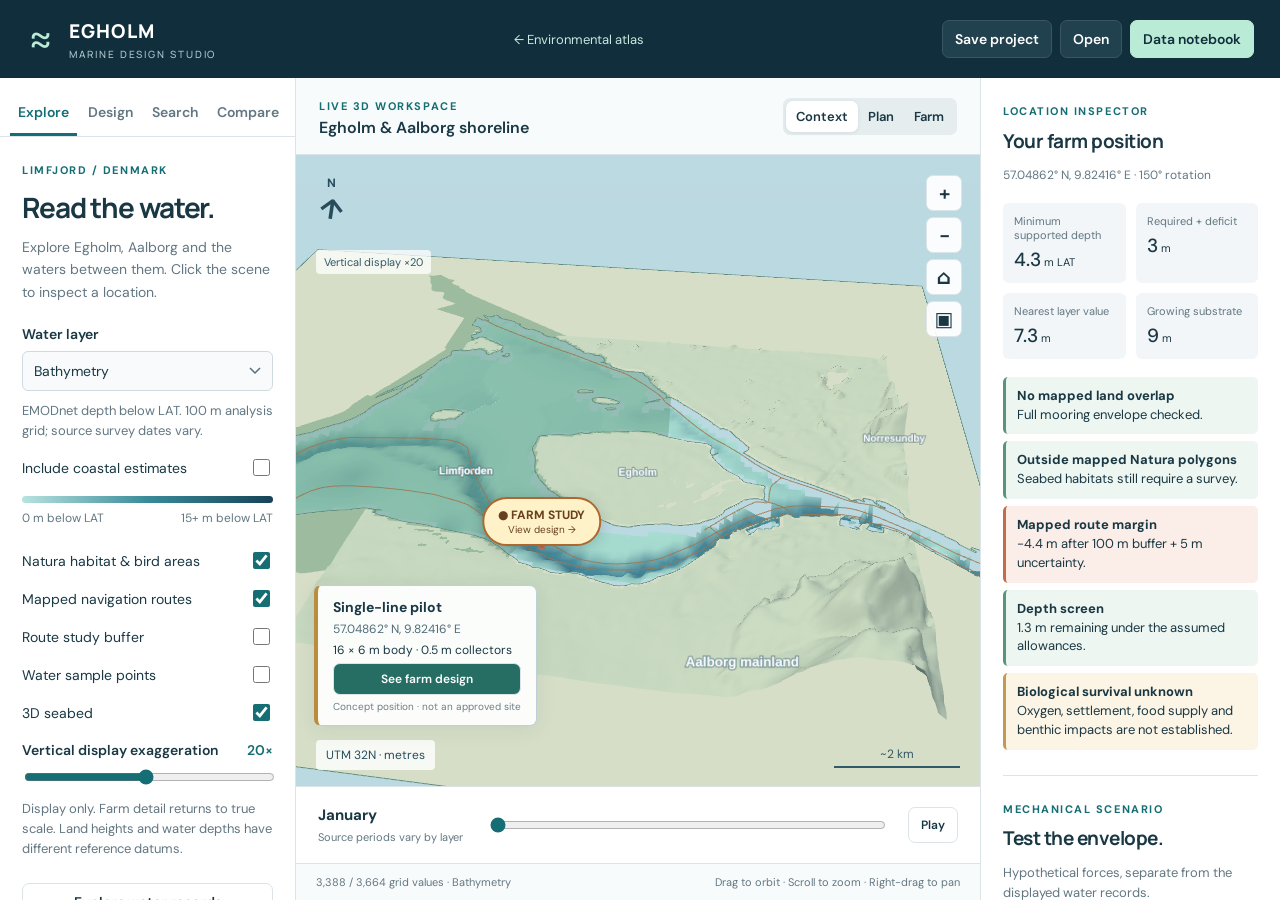
<file: farm/index.html>
<!doctype html>
<html lang="en"><head><meta charset="utf-8"><meta name="viewport" content="width=device-width,initial-scale=1"><meta name="theme-color" content="#102e3b"><title>Egholm — Mussel Design Studio</title><meta name="description" content="A 3D research workbench for water evidence, mussel cultivation design and spatial screening in the Limfjord."><link rel="stylesheet" href="style.css"><script type="importmap">{"imports":{"three":"./vendor/three.js"}}</script><script src="vendor/proj4.js"></script></head>
<body>
<header><a class="brand" href="./"><span class="brand-icon">≈</span><span>EGHOLM <small>MARINE DESIGN STUDIO</small></span></a><a class="atlas-return" href="../">← Environmental atlas</a><div class="header-actions"><button id="saveProject">Save project</button><button id="openProject">Open</button><button id="dataNotebook" class="accent">Data notebook</button></div></header>
<main>
<aside class="left-panel"><nav class="tabs" aria-label="Workbench tools"><button data-tab="explore" class="active">Explore</button><button data-tab="design">Design</button><button data-tab="search">Search</button><button data-tab="compare">Compare</button></nav>
<div id="panel-explore" class="panel active"><div class="eyebrow">LIMFJORD / DENMARK</div><h1>Read the water.</h1><p class="intro">Explore Egholm, Aalborg and the waters between them. Click the scene to inspect a location.</p>
<label for="layer">Water layer</label><select id="layer"><option value="depth">Bathymetry</option></select><div id="layerNote" class="note"></div>
<div class="legend"><div id="ramp"></div><div class="legend-labels"><span id="legendMin"></span><span id="legendMax"></span></div></div>
<div class="toggle"><label for="natura">Natura habitat & bird areas</label><input id="natura" type="checkbox" checked></div><div class="toggle"><label for="routes">Mapped navigation routes</label><input id="routes" type="checkbox" checked></div><div class="toggle"><label for="showBuffers">Route study buffer</label><input id="showBuffers" type="checkbox"></div><div class="toggle"><label for="showGrid">Water sample points</label><input id="showGrid" type="checkbox"></div><div class="toggle"><label for="showSeabed">3D seabed</label><input id="showSeabed" type="checkbox" checked></div>
<label for="verticalScale">Vertical display exaggeration <output id="verticalOut">20×</output></label><input id="verticalScale" type="range" min="1" max="40" step="1" value="20"><p class="hint">Display only. Farm detail returns to true scale. Land heights and water depths have different reference datums.</p>
<button class="wide" id="openObservations">Explore water records</button><div class="quiet-card"><b>Evidence, not a navigation chart</b><p>Sources retain dates, resolution and gaps. Missing measurements are never treated as zero.</p></div></div>
<div id="panel-design" class="panel"><div class="eyebrow">PARAMETRIC FARM</div><h1>Shape the farm.</h1><p class="intro">Edit a cultivation module, then test its full occupation and load assumptions.</p><label for="preset">Starting configuration</label><select id="preset"></select><div class="button-row"><button id="placeFarm" class="accent">Place on water</button><button id="focusFarm">Inspect farm</button></div><div id="designFields"></div>
<details><summary>Position & orientation</summary><div id="positionFields"></div><button id="alignFlow" class="wide">Align to dated forecast flow</button><p class="hint">Local east/north coordinates in metres from UTM 32N origin 550000 E, 6325000 N. Rotation is counter-clockwise from east.</p></details>
<details><summary>Moorings & flotation</summary><div id="mooringFields"></div></details><button id="addCompare" class="wide">Add to comparison</button><div class="button-row"><button id="exportGeometry">Export GeoJSON</button><button id="exportOBJ">Export 3D OBJ</button></div></div>
<div id="panel-search" class="panel"><div class="eyebrow">SITE + DESIGN</div><h1>Find room to grow.</h1><p class="intro">Screen the current module against depth, land, protected polygons and mapped routes. Results are survey targets.</p><div id="searchFields"></div><label for="angleSweep">Orientation search</label><select id="angleSweep"><option value="current">Current orientation</option><option value="sweep">Six orientations, 30° apart</option></select><button id="runSearch" class="accent wide">Search water grid</button><button id="cancelSearch" class="wide" hidden>Stop search</button><progress id="searchProgress" value="0" max="1" hidden></progress><p id="searchStatus" class="hint" role="status">Uses the 100 m source grid. Search does not predict growth or certify a farm.</p><div id="searchResults"></div><button id="exportSearch" class="wide" disabled>Export search results</button></div>
<div id="panel-compare" class="panel"><div class="eyebrow">DESIGN ALTERNATIVES</div><h1>Keep your options.</h1><p class="intro">Save configurations with their positions and test assumptions. Revisit them or export the comparison.</p><div id="compareList"></div><button id="exportCompare" class="wide">Export comparison CSV</button><p class="hint">Comparisons are stored in this browser and included in project downloads. They are alternatives, not a cumulative farm layout.</p></div>
</aside>
<section class="scene-panel"><div class="scene-bar"><div><span class="eyebrow">LIVE 3D WORKSPACE</span><strong id="sceneTitle">Egholm & Aalborg shoreline</strong></div><div class="segmented"><button id="regionalView" class="active">Context</button><button id="topView">Plan</button><button id="farmView">Farm</button></div></div>
<div id="viewport"><div id="canvasHost"></div><button id="farmPin" aria-label="Show farm design at this location">● FARM STUDY <span>View design →</span></button><div id="farmSummary"><b id="farmSummaryName">Mussel farm study</b><span id="farmSummaryCoords"></span><span id="farmSummarySize"></span><button id="summaryFocus">See farm design</button><small>Concept position · not an approved site</small></div><div id="farmLegend" hidden><b>Farm components</b><span>● Gold: flotation</span><span>━ Dark teal: backbones</span><span>━ Olive: growing collectors</span><span>━ Grey: moorings &amp; anchors</span><button id="fitMoorings">Fit full mooring envelope</button></div><div id="loading" role="status">Preparing the coastal workbench…</div><div id="placeNotice" hidden>Click the water to position your farm. Press Escape to cancel.</div><div class="scene-tools"><button id="zoomIn" aria-label="Zoom in">+</button><button id="zoomOut" aria-label="Zoom out">−</button><button id="homeView" aria-label="Reset camera">⌂</button><button id="screenshot" aria-label="Download scene image">▣</button></div><div class="compass">N<span>↑</span></div><div id="sceneReadout">UTM 32N · metres</div><div id="scaleBar"></div><div id="viewBadge">Depth display ×20</div></div>
<div class="timeline"><div><b id="monthLabel">January</b><span>Source periods vary by layer</span></div><input id="month" type="range" min="0" max="11" value="0" aria-label="Calendar month"><button id="playMonths" aria-label="Play monthly layers">Play</button></div><footer><span id="workspaceStatus">Loading coastal evidence</span><span>Drag to orbit · Scroll to zoom · Right-drag to pan</span></footer></section>
<aside class="right-panel"><div class="eyebrow">LOCATION INSPECTOR</div><h2 id="inspectTitle">Your research position</h2><p id="coordinates" class="coordinates"></p><div id="waterFacts" class="facts"></div><div id="placementChecks"></div><div class="divider"></div><div class="eyebrow">MECHANICAL SCENARIO</div><h2>Test the envelope.</h2><p class="hint">Hypothetical forces, separate from the displayed water records.</p><label for="scenarioPreset">Forcing scenario</label><select id="scenarioPreset"><option value="low">Low forcing</option><option value="mid" selected>Elevated forcing</option><option value="high">High forcing</option><option value="custom">Custom assumptions</option></select><details id="scenarioDetails"><summary>Edit forcing & crop assumptions</summary><div id="scenarioFields"></div></details><div id="loadResults"></div><button id="runSweep" class="wide">Run 27-case stress sweep</button><p id="sweepResult" class="hint"></p><details><summary>What these checks do not prove</summary><p class="hint">The load model is a fixed-cylinder approximation. Anchors, fatigue, stability, storms outside the envelope, biology, food supply and benthic effects need separate validation. A geometry or load pass is not permission to install.</p></details></aside>
</main>
<dialog id="notebook"><div class="modal-head"><div><div class="eyebrow">SOURCES / METHODS / DOWNLOADS</div><h2>Water evidence notebook</h2></div><button data-close="notebook" aria-label="Close data notebook">×</button></div><div class="notebook-toolbar"><input id="dataFilter" type="search" placeholder="Search sources, variables or gaps" aria-label="Search data catalogue"><button id="downloadEvidence">Download evidence catalogue</button></div><div id="catalogue"></div><section class="method"><h3>How the workbench computes</h3><p>Geometry checks use the full mooring envelope against land, Natura and route buffers. Depth checks require supporting 100 m grid cells under the cultivation body; missing support remains unknown. Regional and dated model values are not local measurements. The mechanics panel uses your explicit assumptions and a simplified wave/current load model.</p><p>Reference models: <a href="https://doi.org/10.1016/j.scitotenv.2020.139624" target="_blank" rel="noopener">Holbach et al.</a> and <a href="https://doi.org/10.1007/s40722-023-00306-w" target="_blank" rel="noopener">Landmann et al.</a>. See the <a href="data/Egholm_Mussel_Farm_Design_Tests.pdf" target="_blank">design-test report</a>. Data: DMI, Copernicus Marine, EMODnet, ICES, ERA5/Open-Meteo, Danmarks Miljøportal, Danish terrain data and © OpenStreetMap contributors. This is an architectural research tool.</p></section></dialog>
<dialog id="observations"><div class="modal-head"><div><div class="eyebrow">OBSERVATIONS & DATED MODELS</div><h2>Read the time series</h2></div><button data-close="observations" aria-label="Close observations">×</button></div><label for="seriesChoice">Record</label><select id="seriesChoice"></select><p id="seriesNote"></p><canvas id="seriesChart" width="1000" height="360"></canvas><p id="seriesStats"></p><button id="downloadSeries">Download selected series</button></dialog>
<input id="projectFile" type="file" accept=".json,application/json" hidden><div id="toast" role="status"></div>
<script type="module" src="app.js"></script></body></html>
</file>
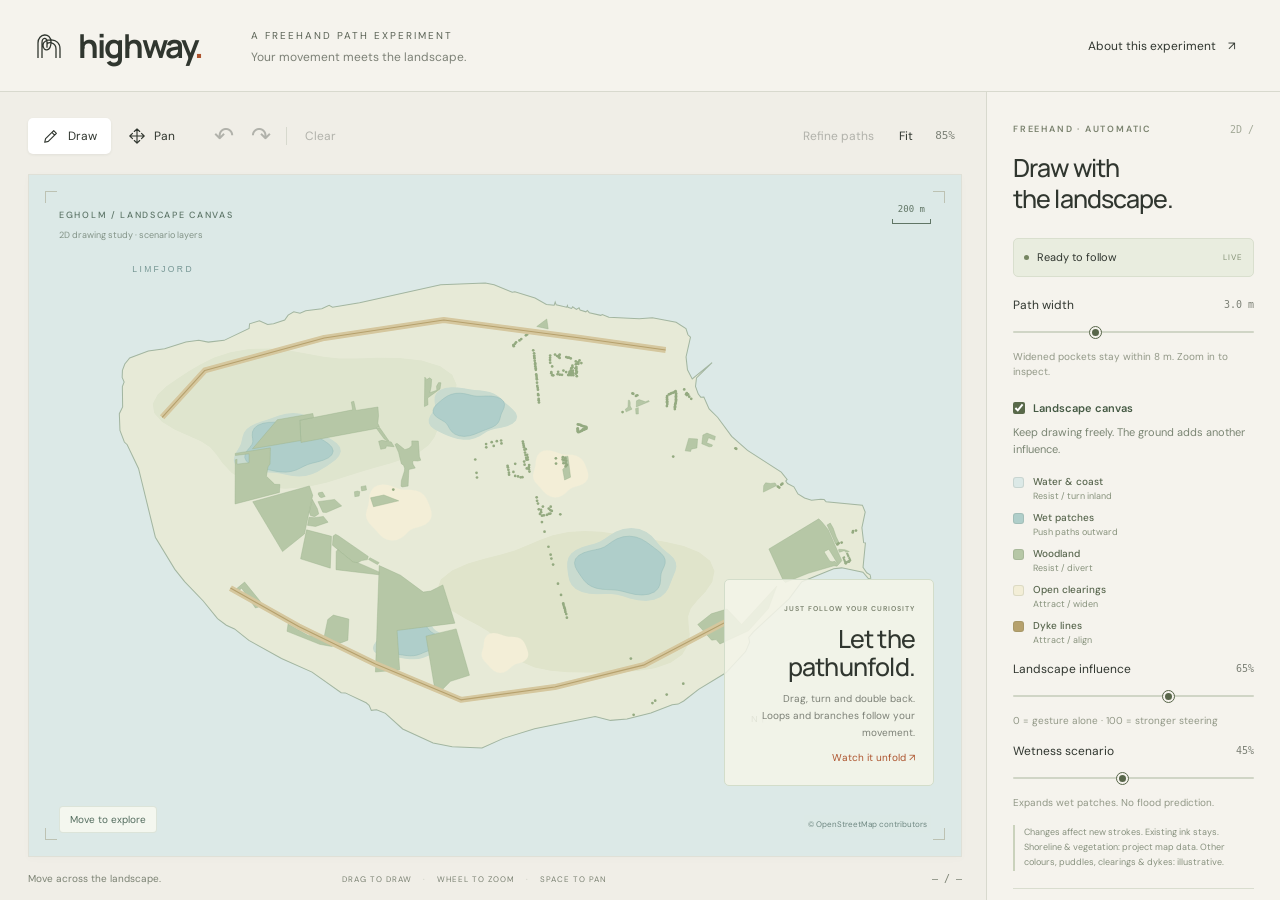
<file: highway/index.html>
<!doctype html>
<html lang="en">
<head>
  <meta charset="utf-8"><meta name="viewport" content="width=device-width,initial-scale=1">
  <meta name="theme-color" content="#f5f3ed">
  <title>Highway — freehand paths</title>
  <meta name="description" content="Draw freely. Straight paths, loops, branches and pockets emerge from your movement. A two-dimensional drawing experiment.">
  <link rel="stylesheet" href="style.css?v=balanced7">
</head>
<body>
  <header class="masthead">
    <a class="wordmark" href="./" aria-label="Highway drawing instrument"><svg width="32" height="32" viewBox="0 0 32 32" aria-hidden="true"><path d="M4 28V13C4 3 17 2 17 12s-8 10-8 3 17-8 17 4v9M8 28V13C8 7 13 7 13 12s0 7 0 3 9-3 9 4v9" fill="none" stroke="currentColor" stroke-width="1.3"/></svg><span>highway<span class="wordmark-dot">.</span></span></a>
    <div class="masthead-description">A FREEHAND PATH EXPERIMENT<span>Your movement meets the landscape.</span></div>
    <button class="text-button" id="aboutButton">About this experiment <span>↗</span></button>
  </header>

  <main>
    <section class="workspace" aria-label="Drawing workspace">
      <div class="toolbar">
        <div class="tool-group" role="group" aria-label="Canvas tools">
          <button id="drawTool" class="tool selected" aria-pressed="true" title="Draw (D)"><svg viewBox="0 0 20 20" aria-hidden="true"><path d="m4 13 9-9 3 3-9 9-4 1zM11 6l3 3"/></svg><span>Draw</span></button>
          <button id="panTool" class="tool" aria-pressed="false" title="Pan (H), or hold Space"><svg viewBox="0 0 20 20" aria-hidden="true"><path d="M10 2v16M2 10h16M7 5l3-3 3 3M7 15l3 3 3-3M5 7l-3 3 3 3M15 7l3 3-3 3"/></svg><span>Pan</span></button>
        </div>
        <div class="tool-group history-group">
          <button id="undo" class="icon-button" aria-label="Undo stroke" title="Undo (Ctrl / ⌘ Z)" disabled>↶</button>
          <button id="redo" class="icon-button" aria-label="Redo stroke" title="Redo (Ctrl / ⌘ Shift Z)" disabled>↷</button>
          <span class="toolbar-divider"></span><button id="clear" class="text-button" disabled>Clear</button>
        </div>
        <div class="view-tools"><button id="refine" class="text-button" title="Rebuild older drawings from their main route. Undo restores the previous drawing." disabled>Refine paths</button><button id="fit" class="text-button" title="Fit drawing (F)">Fit</button><button id="resetView" class="zoom-value" title="Reset zoom to 100%">100%</button><button id="settingsToggle" class="text-button" aria-expanded="false">Settings</button></div>
      </div>
      <div id="paper" tabindex="0" aria-label="Freehand drawing canvas. Drag to create paths, loops and branches automatically. Hold Space to pan; use the wheel to zoom.">
        <canvas id="drawing" aria-label="Generated line drawing"></canvas>
        <div class="paper-corner top-left"></div><div class="paper-corner top-right"></div><div class="paper-corner bottom-left"></div><div class="paper-corner bottom-right"></div>
        <div id="emptyState"><span class="eyebrow">JUST FOLLOW YOUR CURIOSITY</span><h1>Let the path<br>unfold.</h1><p>Drag, turn and double back.<br>Loops and branches follow your movement.</p><button id="emptyDemo" class="demo-link">Watch it unfold <span>↗</span></button><svg viewBox="0 0 130 60" aria-hidden="true"><path d="M8 8c15 2 22 35 45 29 29-8 10-43-9-29S53 70 114 41m-11-6 11 6-4 12" fill="none" stroke="currentColor" stroke-width="1.1"/></svg></div>
        <div id="demoBadge" hidden><i></i> Drawing demonstration <button id="stopDemo">Stop</button></div>
        <div id="canvasNote" hidden>Preview only — press and drag to leave a trail.</div>
        <div id="mapScale"><span id="scaleLabel">500 m</span><i id="scaleLine"></i></div><div id="landscapeCaption"><b>EGHOLM / LANDSCAPE CANVAS</b><span>2D drawing study · scenario layers</span></div>
        <div id="landscapeReadout"><span id="zoneStatus">Move to explore</span><a href="https://www.openstreetmap.org/copyright" target="_blank" rel="noopener">© OpenStreetMap contributors</a></div>
      </div>
      <footer class="canvas-footer"><span id="strokeStatus" role="status">A blank page. All yours.</span><span class="gesture-hint">DRAG TO DRAW <i>·</i> WHEEL TO ZOOM <i>·</i> SPACE TO PAN</span><span id="coordinateStatus">— / —</span></footer>
    </section>

    <aside class="settings" id="settingsPanel" aria-label="Drawing settings">
      <div class="settings-heading"><span class="eyebrow">FREEHAND · AUTOMATIC</span><span class="index-label">2D /</span></div>
      <h2>Draw with<br>the landscape.</h2>
      <div class="live-response"><i></i><span id="liveState">Ready to follow</span><span class="live-label">LIVE</span></div>
      <label class="range-label" for="roadWidth">Path width <output id="roadWidthOut">3.0 m</output></label><input id="roadWidth" type="range" min="1.5" max="6" step=".5" value="3"><p class="field-hint width-hint">Widened pockets stay within 8 m. Zoom in to inspect.</p>
      <section class="environment-controls" aria-label="Landscape canvas">
        <label class="check-label landscape-switch"><input type="checkbox" id="showLandscape" checked> Landscape canvas</label>
        <p class="environment-intro">Keep drawing freely. The ground adds another influence.</p>
        <div class="landscape-legend"><p><i style="--zone:#dce9e7"></i><b>Water & coast</b><span>Resist / turn inland</span></p><p><i style="--zone:#afceca"></i><b>Wet patches</b><span>Push paths outward</span></p><p><i style="--zone:#b6c7a6"></i><b>Woodland</b><span>Resist / divert</span></p><p><i style="--zone:#f3eed7"></i><b>Open clearings</b><span>Attract / widen</span></p><p><i style="--zone:#b6a16d"></i><b>Dyke lines</b><span>Attract / align</span></p></div>
        <label class="range-label" for="influence">Landscape influence <output id="influenceOut">65%</output></label><input id="influence" type="range" min="0" max="100" value="65"><p class="field-hint">0 = gesture alone · 100 = stronger steering</p>
        <label class="range-label" for="wetness">Wetness scenario <output id="wetnessOut">45%</output></label><input id="wetness" type="range" min="0" max="100" value="45"><p class="field-hint">Expands wet patches. No flood prediction.</p>
        <p class="environment-note">Changes affect new strokes. Existing ink stays.<br>Shoreline & vegetation: project map data. Other colours, puddles, clearings & dykes: illustrative.</p>
      </section>
      <details class="tuning"><summary>How gestures behave</summary><div class="behaviour-guide"><p><b>Go straight</b><span>One continuous main route.</span></p><p><b>Draw a gentle bend</b><span>A branch splits away and rejoins.</span></p><p><b>Make a sustained curl</b><span>A stronger turn can add one closed loop.</span></p><p><b>Slow down through a curve</b><span>A wider pocket opens.</span></p></div></details>
      <p class="drawing-stats" id="drawingStats">0 closed loops · 0 separations · 0 pockets</p>
      <details class="tuning"><summary>Adjust the feel <span>Optional</span></summary>
      <label class="range-label" for="flow">Flow <output id="flowOut">65%</output></label><input id="flow" type="range" min="0" max="100" value="65"><p class="field-hint">Higher values smooth the main route more.</p>
      <label class="range-label" for="spread">Spread <output id="spreadOut">70</output></label><input id="spread" type="range" min="10" max="140" step="2" value="70"><p class="field-hint">How far paths can open through a turn.</p>
      
      </details>
      <div class="setting-row"><span>Ink colour</span><div class="swatches" role="group" aria-label="Ink colour"><button data-ink="#333832" style="--swatch:#333832" aria-label="Charcoal ink" aria-pressed="true" class="active"></button><button data-ink="#284c69" style="--swatch:#284c69" aria-label="Blue ink" aria-pressed="false"></button><button data-ink="#a24b36" style="--swatch:#a24b36" aria-label="Terracotta ink" aria-pressed="false"></button><button data-ink="#5c6850" style="--swatch:#5c6850" aria-label="Olive ink" aria-pressed="false"></button></div></div>
      <label class="check-label"><input type="checkbox" id="showGrid"> Show dot grid</label>
      <button id="demo" class="primary-button">↗ Watch a freehand example</button>
      <div class="export-block"><div class="eyebrow">KEEP YOUR DRAWING</div><label class="check-label"><input type="checkbox" id="exportCanvas" checked> Include landscape canvas</label><div class="export-actions"><button id="exportSVG" disabled>SVG <span>↓</span></button><button id="exportPNG" disabled>PNG <span>↓</span></button></div><p>SVG keeps the editable path outlines.</p></div>
      <div class="shortcuts"><b>A few useful moves</b><p><kbd>Space</kbd> Drag to pan<br><kbd>Wheel</kbd> Zoom the page<br><kbd>F</kbd> Fit your drawing<br><kbd>Ctrl / ⌘ Z</kbd> Undo a stroke<br><kbd>Esc</kbd> Stop the example</p></div>
      <p class="credit">An independent interaction study after <a href="https://www.instagram.com/reel/DXz91ltIGps/" target="_blank" rel="noopener">Jeune Homme’s Highway designer ↗</a></p>
    </aside>
  </main>
  <div id="toast" role="status"></div>
  <dialog id="about"><div class="dialog-top"><span class="eyebrow">ABOUT THE EXPERIMENT</span><button id="closeAbout" aria-label="Close about">×</button></div><h2>One gesture.<br>Many possible paths.</h2><p>A smooth main route follows your pointer. Gentle bends open a branch that rejoins the route; a sustained curl of roughly 145° can attach a closed loop. Straight movement resets the gesture. Branches are broader so their separation is easier to see. Branches and loops use metre-scale dimensions and spacing. Slow curves or clearings widen into pockets. Features remain automatic.</p><p>The landscape adds soft steering: water and woodland resist, clearings attract and widen, and dyke lines encourage alignment. Shoreline and vegetation come from existing project map data; ground colours, wet patches, clearings and dyke lines are illustrative. Influence changes steering strength; Wetness expands the scenario patches. These are drawing forces, not protected-area rules or flood predictions. Old strokes keep their geometry when you change the canvas.</p><p>The pocket is a 2D footprint for exploring your volière idea. This version is entirely a drawing study. Crossings are visual joins, not an engineered route network.</p><p>An independent experiment inspired by <a href="https://www.instagram.com/reel/DXz91ltIGps/" target="_blank" rel="noopener">Jeune Homme’s reel</a>, using our own motion rules. The example supplies open straight runs and bends to the same engine you use; it does not trace circles.</p><p>Your drawing stays in this browser. Earlier drawings are retained. SVG or PNG keeps a copy; clear can be undone. Optional adjustments affect new strokes.</p><button id="backToDrawing" class="primary-button">Back to the page</button></dialog>
  <script src="landscape-data.js?v=balanced7"></script><script src="landscape.js?v=balanced7"></script><script src="engine.js?v=balanced7"></script><script src="app.js?v=balanced7"></script>
</body></html>
</file>
<file: farm/style.css>
@import url('https://fonts.googleapis.com/css2?family=DM+Sans:wght@400;500;600;700&family=Manrope:wght@400;500;600;700;800&display=swap');
:root{--navy:#102e3b;--ink:#193844;--muted:#627782;--line:#dbe4e8;--teal:#146e73;--mint:#b9ebd6;--orange:#be633c;--bg:#f5f8fa}*{box-sizing:border-box}body{margin:0;color:var(--ink);font:16px 'DM Sans',system-ui,sans-serif;background:var(--bg)}button,input,select{font:inherit}button,a,input,select,summary{outline-offset:4px}button{cursor:pointer;border:1px solid var(--line);border-radius:7px;background:#fff;color:var(--ink);padding:9px 12px;font-size:.875rem;font-weight:600;transition:background .15s}button:hover{background:#edf4f4;border-color:#a6c2c5}button:disabled{opacity:.45;cursor:not-allowed}button.accent{background:var(--teal);border-color:var(--teal);color:white}button.accent:hover{background:#0b5358}button.wide{width:100%;margin-top:14px}a{color:var(--teal)}header{height:78px;display:flex;align-items:center;justify-content:space-between;padding:0 26px;background:var(--navy);color:white;gap:20px}.brand{display:flex;align-items:center;gap:13px;color:white;text-decoration:none;font-family:Manrope,sans-serif;font-weight:800;letter-spacing:.07em;font-size:19px}.brand small{display:block;font-size:10px;font-weight:500;letter-spacing:.19em;color:#acc5ce;margin-top:3px}.brand-icon{font-size:44px;color:var(--mint);font-weight:400;line-height:1}.header-caption{font-size:14px;color:#b8cdd5}.header-actions{display:flex;gap:8px}header button{background:#21414e;color:white;border-color:#395663}header button:hover{background:#2d5362}header button.accent{background:var(--mint);border-color:var(--mint);color:var(--navy)}main{display:grid;grid-template-columns:296px minmax(350px,1fr) 300px;height:calc(100dvh - 78px)}.left-panel,.right-panel{background:white;overflow:auto;scrollbar-width:thin}.left-panel{border-right:1px solid var(--line)}.right-panel{border-left:1px solid var(--line);padding:25px 22px}.tabs{display:flex;padding:13px 10px 0;border-bottom:1px solid var(--line);position:sticky;top:0;background:white;z-index:3;gap:3px}.tabs button{border:0;border-radius:0;padding:12px 8px;background:transparent;font-size:14px;color:var(--muted);border-bottom:3px solid transparent}.tabs .active{border-bottom-color:var(--teal);color:var(--teal)}.panel{display:none;padding:25px 22px 32px}.panel.active{display:block}.eyebrow{font-size:11px;letter-spacing:.14em;font-weight:700;color:var(--teal);line-height:1.6}h1,h2,h3{font-family:Manrope,system-ui,sans-serif}h1{font-size:28px;line-height:1.22;margin:10px 0 12px;letter-spacing:-.04em}h2{font-size:19px;margin:7px 0 12px;letter-spacing:-.025em}h3{font-size:17px}.intro{font-size:14px;line-height:1.6;color:var(--muted);margin:0 0 22px}.hint,.note{font-size:13px;line-height:1.55;color:var(--muted)}.note{margin-top:10px;min-height:40px}.hint{margin:9px 0}.toggle{display:flex;align-items:center;justify-content:space-between;gap:8px;margin:15px 0}.toggle label{margin:0;font-weight:400;font-size:14px}.toggle input{accent-color:var(--teal);width:17px;height:17px;flex-shrink:0}label{display:block;font-size:14px;font-weight:600;margin:17px 0 8px}select,input[type=number],input[type=search]{width:100%;padding:10px 11px;background:#f8fafb;border:1px solid #cfdbdf;border-radius:6px;color:var(--ink);font-size:14px;min-width:0}select{appearance:none;padding-right:29px;background-image:url("data:image/svg+xml,%3Csvg xmlns='http://www.w3.org/2000/svg' width='12' height='8'%3E%3Cpath d='m1 1 5 5 5-5' fill='none' stroke='%2355707a' stroke-width='1.5'/%3E%3C/svg%3E");background-repeat:no-repeat;background-position:right 11px center}input[type=range]{width:100%;accent-color:var(--teal);cursor:pointer}output{float:right;color:var(--teal)}.field{display:grid;grid-template-columns:1fr 80px;align-items:center;gap:10px;margin-top:12px}.field label{margin:0;font-size:14px;font-weight:400}.field input{padding:7px 8px}.quiet-card{background:#edf4f5;border-left:3px solid #7ca7ad;padding:14px;margin-top:22px;font-size:13px;line-height:1.5}.quiet-card p{margin:7px 0 0;color:var(--muted)}.button-row{display:flex;gap:7px;margin-top:15px}.button-row button{flex:1}.legend{margin:17px 0 23px}#ramp{height:7px;border-radius:4px;background:linear-gradient(90deg,#b8e3df,#398b99,#174257)}.legend-labels{display:flex;justify-content:space-between;font-size:12px;color:var(--muted);margin-top:7px}details{border-top:1px solid var(--line);padding:14px 0 0;margin-top:18px}summary{font-size:14px;cursor:pointer;font-weight:600}.scene-panel{display:flex;flex-direction:column;min-height:0;position:relative}.scene-bar{height:77px;display:flex;align-items:center;justify-content:space-between;padding:16px 23px;background:#f8fbfc;border-bottom:1px solid var(--line);gap:12px}.scene-bar strong{display:block;font-size:16px;font-weight:600;margin-top:2px}.segmented{display:flex;background:#e5edef;padding:3px;border-radius:7px}.segmented button{border:0;background:transparent;font-size:13px;padding:7px 10px;font-weight:600}.segmented button.active{background:white;box-shadow:0 1px 4px #16313b16}#viewport{position:relative;flex:1;min-height:300px;overflow:hidden;background:#c9e1e6}#canvasHost,#canvasHost canvas{width:100%;height:100%;display:block}#loading{position:absolute;inset:0;display:flex;align-items:center;justify-content:center;background:#e8f1f3;font-size:15px;z-index:5}#loading[hidden]{display:none}#placeNotice{position:absolute;top:20px;left:50%;transform:translateX(-50%);background:#103b46ee;color:white;border-radius:6px;padding:12px 20px;font-size:14px;max-width:90%;width:max-content;z-index:4}.scene-tools{position:absolute;right:18px;top:20px;display:flex;flex-direction:column;gap:6px}.scene-tools button{height:36px;width:36px;padding:0;font-size:20px;background:#ffffffeb}.compass{position:absolute;left:23px;top:20px;color:#284c5c;text-align:center;font-size:12px;font-weight:700}.compass span{display:block;font-size:28px}#sceneReadout{position:absolute;left:20px;bottom:16px;color:#264d5d;font-size:12px;background:#ffffffcc;padding:7px 10px;border-radius:4px}#viewBadge{position:absolute;left:20px;top:95px;font-size:11px;color:#315967;background:#ffffffbd;padding:5px 8px;border-radius:4px}#scaleBar{position:absolute;bottom:18px;right:20px;color:#315967;border-bottom:2px solid #315967;text-align:center;font-size:12px;padding-bottom:4px;width:80px}.timeline{height:77px;background:#fff;border-top:1px solid var(--line);display:flex;align-items:center;gap:20px;padding:15px 22px}.timeline div{min-width:150px}.timeline b{display:block;font-size:15px}.timeline span{font-size:11px;color:var(--muted)}.timeline input{flex:1;min-width:50px}.timeline button{font-size:12px}.scene-panel footer{display:flex;justify-content:space-between;gap:12px;padding:11px 20px;font-size:11px;color:var(--muted);border-top:1px solid var(--line);background:#f8fbfc}.coordinates{font-size:12px;color:var(--muted);line-height:1.6}.facts{display:grid;grid-template-columns:1fr 1fr;gap:10px;margin:18px 0}.fact{background:#f2f6f8;padding:11px;border-radius:6px}.fact span{display:block;font-size:11px;color:var(--muted);margin-bottom:5px}.fact b{font-size:19px;font-weight:500}.fact small{font-size:11px;font-weight:400}.check{padding:10px 11px;margin:7px 0;border-radius:5px;font-size:13px;line-height:1.45;background:#f2f5f6;border-left:3px solid #9aabb1}.check.good{background:#edf6f1;border-color:#58957b}.check.bad{background:#fbeee8;border-color:#c36d48}.check.warn{background:#fcf4e5;border-color:#c39a51}.check b{display:block;font-size:13px}.divider{height:1px;background:var(--line);margin:25px 0}.metric{display:flex;justify-content:space-between;align-items:center;font-size:13px;padding:12px 0;border-bottom:1px solid #e4ecef}.metric b{font-size:17px;font-weight:500}.meter{height:5px;background:#e4ecef;overflow:hidden;border-radius:3px;margin-top:7px}.meter i{display:block;height:100%;background:var(--teal)}#searchResults{margin-top:15px}.result,.compare-card{border:1px solid var(--line);border-radius:7px;padding:13px;margin:11px 0;background:#f8fbfc}.result button{width:100%;text-align:left}.result p,.compare-card p{font-size:13px;line-height:1.6;color:var(--muted);margin:7px 0}.compare-card h3{margin:0 0 8px;font-size:15px}.compare-card .button-row{margin-top:8px}.result strong{font-weight:600;font-size:14px}progress{width:100%;margin-top:12px;accent-color:var(--teal)}dialog{border:0;border-radius:12px;box-shadow:0 20px 100px #102e3b44;padding:28px;max-width:970px;width:90vw;max-height:88vh;color:var(--ink)}dialog::backdrop{background:#102e3b88;backdrop-filter:blur(3px)}.modal-head{display:flex;justify-content:space-between;align-items:center;border-bottom:1px solid var(--line);padding-bottom:16px}.modal-head button{font-size:24px;border:0}.modal-head h2{font-size:26px}.notebook-toolbar{display:flex;gap:15px;margin:22px 0}.notebook-toolbar input{flex:1}.data-card{border:1px solid var(--line);border-radius:8px;padding:18px;margin:12px 0}.data-card h3{margin:4px 0 10px}.data-card p{font-size:14px;line-height:1.55;margin:8px 0}.tag{display:inline-block;padding:3px 8px;background:#e4f0ed;color:#2b6862;border-radius:4px;font-size:11px;margin:0 7px 6px 0;letter-spacing:.03em}.tag.missing{background:#f8eee0;color:#8f642e}.method{padding:14px 0;font-size:14px;line-height:1.6}.method a{white-space:normal}#seriesChart{width:100%;height:auto;border:1px solid var(--line);border-radius:7px;margin-top:20px}#seriesNote,#seriesStats{font-size:14px;line-height:1.6}#toast{position:fixed;bottom:25px;left:50%;transform:translateX(-50%);background:#102e3bf2;color:white;border-radius:7px;padding:13px 22px;z-index:100;max-width:80vw;font-size:14px;opacity:0;pointer-events:none;transition:opacity .2s}#toast.visible{opacity:1}[hidden]{display:none!important}.error{color:#a34b32}
@media(min-width:1700px){main{grid-template-columns:320px minmax(500px,1fr) 330px}.panel{padding:28px}.right-panel{padding:28px}}
@media(max-width:1180px){main{grid-template-columns:265px minmax(320px,1fr) 265px}.header-caption{display:none}.scene-bar{padding:12px}.scene-bar strong{font-size:14px}.segmented button{padding:7px}.panel,.right-panel{padding:20px 16px}.tabs button{padding:12px 6px;font-size:13px}.scene-panel footer span:last-child{display:none}}
@media(max-width:1100px){main{height:auto;grid-template-columns:260px 1fr}.right-panel{grid-column:1/-1;display:block;border-top:1px solid var(--line)}.scene-panel{height:calc(100dvh - 78px);position:sticky;top:0}.left-panel{max-height:calc(100dvh - 78px)}header{padding:0 15px}.header-actions{gap:4px}.header-actions button{font-size:12px;padding:9px}.brand{font-size:16px}.scene-bar{height:90px;flex-wrap:wrap}.timeline{padding:10px;gap:8px}.timeline div{min-width:90px}.timeline span{display:none}}
@media(max-width:600px){header{height:68px}.brand small{font-size:8px}.brand-icon{display:none}main{display:flex;flex-direction:column}.scene-panel{order:-1;height:58dvh;position:relative}.left-panel{max-height:none}.right-panel{border-left:0}.panel{padding:22px}.tabs{justify-content:space-around}.tabs button{font-size:14px}.header-actions button{font-size:11px;padding:7px}.scene-bar{height:65px;flex-wrap:nowrap}.scene-bar .eyebrow{font-size:9px}.scene-bar strong{font-size:12px}.segmented button{font-size:11px}.timeline{height:50px}.scene-panel footer{display:none}#viewport{min-height:150px}.notebook-toolbar{flex-direction:column}.facts{grid-template-columns:repeat(2,1fr)}}

.atlas-return{color:#c6e9df;font-size:13px;text-decoration:none;white-space:nowrap}
#farmPin{position:absolute;z-index:3;background:#fff2c9;border:2px solid #ad682f;border-radius:25px;padding:8px 14px;color:#67411d;font-size:12px;font-weight:700;transform:translate(-50%,-100%);box-shadow:0 3px 14px #15384633;white-space:nowrap}#farmPin span{display:block;font-size:10px;font-weight:400}
#farmSummary{position:absolute;bottom:60px;left:18px;z-index:2;display:grid;gap:5px;background:#ffffffed;border:1px solid #bdd0d5;border-left:4px solid #bc8c3d;border-radius:7px;padding:12px 15px;max-width:265px;box-shadow:0 4px 20px #23405015;font-size:12px}#farmSummary b{font-size:14px}#farmSummary small{color:#6b7e86;font-size:10px}#farmSummary button{padding:7px 10px;background:#266e64;color:white;font-size:12px}#farmSummaryCoords{color:#506c78}#farmLegend{position:absolute;top:18px;left:18px;background:#ffffffdf;padding:12px;border-radius:7px;display:grid;gap:4px;font-size:11px}#farmLegend b{margin-bottom:3px}#viewport.farm-detail .compass,#viewport.farm-detail #viewBadge{display:none}#viewport.farm-detail #farmSummary{max-width:245px}
@media(max-width:700px){.atlas-return{display:none}#farmSummary{max-width:220px;padding:9px 12px;bottom:56px}#farmSummarySize{display:none}}
</file>
<file: highway/style.css>
@import url('https://fonts.googleapis.com/css2?family=DM+Sans:wght@400;500;600;700&family=Manrope:wght@400;500;600;700;800&display=swap');
:root{--paper:#fbfaf7;--ground:#f0eee7;--ink:#30362f;--muted:#7c8076;--line:#dedfd5;--accent:#ad542e;--green:#495640;font-family:'DM Sans',sans-serif;color:var(--ink);background:var(--ground);font-synthesis:none}
*{box-sizing:border-box}body{margin:0}button,input,select{font:inherit}button,a,input,select{-webkit-tap-highlight-color:transparent}button{cursor:pointer;color:inherit}button:disabled{opacity:.32;cursor:default}button:focus-visible,a:focus-visible,input:focus-visible,select:focus-visible,#paper:focus-visible{outline:2px solid var(--accent);outline-offset:4px}button{border:0}a{color:inherit}svg{display:block}button svg{width:18px;height:18px;fill:none;stroke:currentColor;stroke-width:1.25;stroke-linecap:round;stroke-linejoin:round}
.masthead{height:92px;padding:0 34px;display:flex;align-items:center;gap:32px;border-bottom:1px solid #d8d9ce;background:#f5f3ed}.wordmark{display:flex;align-items:center;gap:12px;text-decoration:none;font-family:Manrope,sans-serif;font-size:33px;font-weight:700;letter-spacing:-1.8px}.wordmark-dot{color:var(--accent)}.masthead-description{font-size:10px;letter-spacing:2px;margin:3px 0 0 16px;color:#5a6255}.masthead-description span{display:block;font-size:12px;letter-spacing:0;margin-top:7px;color:var(--muted)}.masthead>.text-button{margin-left:auto;font-size:12px}.text-button{background:transparent;padding:8px 10px;font-size:12px}.text-button:hover:not(:disabled){color:var(--accent)}.text-button span{margin-left:9px}main{display:grid;grid-template-columns:minmax(320px,1fr) 294px;min-height:calc(100dvh - 92px)}.workspace{min-width:0;display:flex;flex-direction:column;height:calc(100dvh - 92px);padding:22px 24px 0 28px}.toolbar{display:flex;align-items:center;gap:18px;min-height:43px;margin-bottom:17px}.tool-group{display:flex;align-items:center;gap:3px}.tool{display:flex;align-items:center;gap:8px;padding:9px 14px;border-radius:5px;background:transparent;font-size:12px}.tool.selected{background:#fff;box-shadow:0 1px 3px #252c1d11}.tool:hover{background:#ffffff88}.icon-button{font-size:24px;background:transparent;width:34px;height:34px;line-height:1}.toolbar-divider{height:18px;border-left:1px solid #d7d9ce;margin:0 5px}.view-tools{margin-left:auto;display:flex;align-items:center;gap:5px}.zoom-value{font-family:monospace;font-size:11px;background:transparent;color:var(--muted);padding:7px}#settingsToggle{display:none}
#paper{flex:1;min-height:280px;position:relative;background:var(--paper);border:1px solid #dfe0d7;box-shadow:0 2px 8px #2c351b05;overflow:hidden;touch-action:none;cursor:crosshair;isolation:isolate}#paper.panning{cursor:grab}#paper.panning.dragging{cursor:grabbing}#drawing{width:100%;height:100%;display:block;touch-action:none}.paper-corner{position:absolute;width:12px;height:12px;border-color:#bdc2b3;border-style:solid;pointer-events:none}.top-left{top:16px;left:16px;border-width:1px 0 0 1px}.top-right{top:16px;right:16px;border-width:1px 1px 0 0}.bottom-left{bottom:16px;left:16px;border-width:0 0 1px 1px}.bottom-right{bottom:16px;right:16px;border-width:0 1px 1px 0}.eyebrow{font-size:9px;letter-spacing:1.8px;font-weight:600;color:#7a826e}#emptyState{position:absolute;top:50%;left:50%;transform:translate(-50%,-50%);text-align:center;width:340px;max-width:90%;pointer-events:none}h1{font-family:Manrope,sans-serif;font-size:clamp(35px,4.3vw,61px);line-height:1.1;letter-spacing:-3px;font-weight:500;margin:23px 0 18px}#emptyState p{font-size:13px;color:var(--muted);line-height:1.8}#emptyState .demo-link{pointer-events:auto;color:var(--accent);background:transparent;padding:12px;font-size:12px}#emptyState>svg{width:130px;height:60px;margin:7px auto 0;color:#a9af9d}.canvas-footer{height:43px;display:flex;align-items:center;gap:18px;font-size:10px;color:#7b8273;flex-shrink:0}#strokeStatus{min-width:142px}.gesture-hint{font-size:8px;letter-spacing:1px;margin:auto}.gesture-hint i{font-style:normal;margin:0 8px;color:#bdc0b5}#coordinateStatus{margin-left:auto;font-family:monospace;font-size:10px;white-space:nowrap}#demoBadge{position:absolute;top:18px;left:50%;transform:translateX(-50%);background:#f0f1e9e8;border:1px solid #dce1d3;border-radius:24px;padding:5px 6px 5px 14px;font-size:11px;display:flex;align-items:center;gap:9px;white-space:nowrap}#demoBadge i{background:#ab683e;width:5px;height:5px;border-radius:50%}#demoBadge button{background:#fff;border-radius:20px;padding:5px 12px;font-size:10px}#canvasNote{position:absolute;bottom:22px;left:50%;transform:translateX(-50%);pointer-events:none;background:#f0eee7ee;padding:8px 12px;font-size:10px;white-space:nowrap;color:#767f6d}
.settings{border-left:1px solid #d8d9ce;padding:31px 26px 22px;background:#f5f3ed;height:calc(100dvh - 92px);overflow:auto;scrollbar-width:thin;scrollbar-color:#d6d9cb transparent}.settings-heading{display:flex;justify-content:space-between;align-items:center}.index-label{color:#a3a998;font-size:10px;font-family:monospace}h2{font-family:Manrope,sans-serif;font-size:25px;line-height:1.25;letter-spacing:-.9px;font-weight:500;margin:17px 0 23px}.presets{display:grid;grid-template-columns:repeat(3,1fr);gap:2px;padding:3px;border:1px solid #d5d9cb;border-radius:6px;margin-bottom:28px}.presets button{font-size:11px;padding:7px 4px;background:transparent;border-radius:3px;color:#7e8576}.presets button.active{background:#4c5843;color:#fff}.range-label{display:flex;justify-content:space-between;align-items:center;font-size:12px;margin-top:20px}.range-label output{font-family:monospace;color:var(--muted);font-size:10px}input[type=range]{appearance:none;width:100%;background:transparent;height:24px;cursor:pointer;margin:7px 0 0}input[type=range]::-webkit-slider-runnable-track{height:2px;background:#d0d5c6;border-radius:5px}input[type=range]::-webkit-slider-thumb{appearance:none;width:11px;height:11px;background:#58664a;border:2px solid #f5f3ed;outline:1px solid #58664a;border-radius:50%;margin-top:-4px}input[type=range]::-moz-range-track{height:2px;background:#d0d5c6}input[type=range]::-moz-range-thumb{width:8px;height:8px;border-radius:50%;background:#58664a;border:2px solid #f5f3ed}.field-hint{font-size:10px;color:#929887;margin:0;line-height:1.5}.setting-row{display:flex;justify-content:space-between;align-items:center;font-size:11px;gap:6px;margin-top:19px}.setting-row select{max-width:135px;background:transparent;border:0;border-bottom:1px solid #d5d9cc;padding:5px 0;font-size:10px;color:#6c7761}.swatches{display:flex;gap:6px}.swatches button{height:18px;width:18px;border-radius:50%;background:var(--swatch);border:3px solid #f5f3ed}.swatches button.active{outline:1px solid var(--swatch)}.check-label{display:flex;gap:8px;align-items:center;font-size:11px;color:#76806b;margin-top:20px}.check-label+.check-label{margin-top:9px}.check-label input{accent-color:#59694a;width:12px;height:12px;margin:0}.primary-button{display:flex;align-items:center;justify-content:center;gap:16px;background:#48573d;color:#fff;font-size:11px;padding:13px 12px;border-radius:5px;width:100%;margin-top:27px}.primary-button:hover{background:#36432d}.primary-button>span{font-size:16px}.export-block{border-top:1px solid #d9ddcf;padding-top:22px;margin-top:25px}.export-actions{display:flex;gap:8px;margin-top:12px}.export-actions button{background:transparent;border:1px solid #d1d6c6;border-radius:4px;padding:10px 12px;flex:1;text-align:left;font-size:11px}.export-actions button:hover:not(:disabled){background:#fff}.export-actions span{float:right}.export-block p{font-size:10px;color:#8f9882;margin:10px 0 0}.shortcuts{margin-top:24px;font-size:10px;color:#8b947d;line-height:2}.shortcuts b{font-weight:500;color:#768269}.shortcuts p{margin-top:8px}kbd{font-family:inherit;border:1px solid #d7ddcc;border-radius:3px;padding:1px 4px;font-size:9px;background:#f8f7f1}.credit{font-size:9px;line-height:1.7;color:#98a08d;margin-top:20px}.credit a{text-decoration:underline;text-underline-offset:3px}#toast{position:fixed;bottom:26px;left:50%;transform:translateX(-50%);background:#36412fee;color:#fff;padding:11px 20px;border-radius:5px;font-size:12px;pointer-events:none;opacity:0;transition:opacity .2s;z-index:10}#toast.visible{opacity:1}dialog{max-width:480px;width:calc(100% - 40px);padding:30px;border:1px solid #d3dac7;border-radius:9px;background:var(--paper);color:var(--ink);box-shadow:0 25px 100px #30362f22}dialog::backdrop{background:#2b382955;backdrop-filter:blur(3px)}.dialog-top{display:flex;align-items:center;justify-content:space-between}.dialog-top button{background:transparent;font-size:24px;color:#8b947e}dialog h2{font-size:32px}dialog p{font-size:13px;line-height:1.75;color:#78816d}dialog a{color:#536a40}[hidden]{display:none!important}
@media(min-width:1500px){.workspace{padding:24px 36px 0 38px}main{grid-template-columns:minmax(320px,1fr) 318px}.settings{padding:34px 32px}.masthead{padding:0 40px}}
.live-response{display:flex;align-items:center;gap:8px;background:#e9eddf;border:1px solid #d9dfce;border-radius:5px;padding:11px 10px;font-size:11px;margin-bottom:20px;min-height:39px}.live-response i{width:5px;height:5px;border-radius:50%;background:#758561}.live-label{margin-left:auto;color:#839074;font-size:8px;letter-spacing:1px}.behaviour-guide p{margin:0 0 12px;font-size:11px;line-height:1.5}.behaviour-guide b{font-weight:500;display:block;color:#59654e}.behaviour-guide span{color:#929987;font-size:10px}.drawing-stats{font-size:9px;color:#87917b;line-height:1.7;border-top:1px solid #d9ddcf;padding-top:12px;margin:14px 0}.tuning{border-top:1px solid #d9ddcf;border-bottom:1px solid #d9ddcf;padding:13px 0;margin:17px 0}.tuning summary{cursor:pointer;font-size:11px;color:#56644a}.tuning summary span{float:right;font-size:9px;color:#99a18e}.tuning[open]{padding-bottom:16px}.tuning .range-label{margin-top:16px}.tuning input{margin-top:6px}.tuning summary:focus-visible{outline:2px solid var(--accent);outline-offset:4px}
@media(max-width:1050px){.masthead-description{display:none}.masthead{height:76px;padding:0 24px}.workspace,.settings{height:calc(100dvh - 76px)}main{min-height:calc(100dvh - 76px);grid-template-columns:minmax(320px,1fr) 258px}.workspace{padding:16px 16px 0}.settings{padding:25px 20px}.gesture-hint{display:none}.toolbar{gap:5px}.tool{padding:9px 10px}h1{letter-spacing:-2px}}
@media(max-width:720px){.masthead{height:66px;padding:0 18px}.wordmark{font-size:27px;gap:7px}.wordmark svg{width:26px}.masthead>.text-button{font-size:10px;padding:5px}.masthead>.text-button span{display:none}main{display:block;min-height:calc(100dvh - 66px)}.workspace{height:calc(100dvh - 66px);padding:12px 12px 0}.toolbar{margin-bottom:11px;gap:3px}.tool{font-size:11px;padding:8px}.tool svg{width:16px}.tool-group{gap:0}.icon-button{width:28px}.toolbar-divider{margin:0 2px}.view-tools{gap:0}.text-button{padding:7px}.zoom-value{display:none}#settingsToggle{display:block;color:var(--accent)}.settings{display:none;position:fixed;top:120px;right:12px;bottom:48px;width:260px;height:auto;z-index:5;box-shadow:0 8px 40px #30362f26;border:1px solid #d7dccd;border-radius:8px}.settings.open{display:block}h1{font-size:44px}.canvas-footer{height:35px;font-size:9px}#strokeStatus{min-width:0}.paper-corner{width:8px;height:8px}#canvasNote{font-size:8px}.history-group{gap:0}}
.landscape-switch{margin:0;font-weight:600;color:#455a44}.environment-intro{font-size:11px;line-height:1.6;color:#7a8573;margin:9px 0 16px}.landscape-legend p{display:grid;grid-template-columns:12px 1fr;column-gap:8px;margin:0 0 9px;font-size:10px}.landscape-legend i{grid-row:span 2;background:var(--zone);width:11px;height:11px;border:1px solid #52604d25;border-radius:3px;margin-top:2px}.landscape-legend b{font-weight:500;color:#58664e}.landscape-legend span{font-size:9px;color:#87927c;margin-top:2px}.environment-note{font-size:9px;line-height:1.7;color:#87917e;border-left:2px solid #cad2bc;padding-left:9px;margin-top:15px}.environment-controls .range-label{margin-top:15px}.tuning .behaviour-guide{padding-top:15px}.tuning .behaviour-guide p:last-child{margin-bottom:0}#landscapeCaption{position:absolute;top:27px;left:30px;pointer-events:none;color:#5d7568}#landscapeCaption b{font-size:9px;letter-spacing:1.7px;font-weight:500}#landscapeCaption span{display:block;font-size:9px;color:#829387;margin-top:6px}#landscapeReadout{position:absolute;bottom:23px;left:30px;right:30px;display:flex;justify-content:space-between;align-items:end;gap:10px;pointer-events:none}#zoneStatus{font-size:10px;color:#536c5e;background:#f8faf0d9;padding:6px 10px;border:1px solid #b8c9ba66;border-radius:4px}#landscapeReadout a{pointer-events:auto;font-size:8px;color:#6e8781;text-decoration:none;background:#dce9e7d9;padding:4px}.has-landscape #emptyState{top:auto;left:auto;right:27px;bottom:70px;transform:none;width:210px;text-align:right;background:#f5f5e9d9;border:1px solid #d3ddca;border-radius:5px;padding:15px 18px}.has-landscape #emptyState h1{font-size:25px;letter-spacing:-.8px;margin:9px 0}.has-landscape #emptyState h1 br{display:none}.has-landscape #emptyState p{font-size:10px;line-height:1.7;margin-bottom:4px}.has-landscape #emptyState .eyebrow{font-size:7px;letter-spacing:1px}.has-landscape #emptyState>svg{display:none}.has-landscape #emptyState .demo-link{padding:6px 0;font-size:10px}
@media(max-width:720px){#landscapeCaption{top:22px;left:22px}#landscapeCaption b{font-size:8px;letter-spacing:1px}#landscapeReadout{left:20px;right:20px;bottom:19px;flex-wrap:wrap}#landscapeReadout a{font-size:7px}.has-landscape #emptyState{right:18px;bottom:60px;width:180px;padding:12px}.has-landscape #emptyState h1{font-size:21px}.has-landscape #emptyState p{font-size:9px}#demoBadge{top:70px;font-size:10px}}

#mapScale{position:absolute;right:30px;top:29px;display:flex;flex-direction:column;align-items:center;gap:5px;font:9px monospace;color:#607565;pointer-events:none}#scaleLine{display:block;height:5px;border:1px solid currentColor;border-top:0}.width-hint{margin-bottom:22px}
</file>
